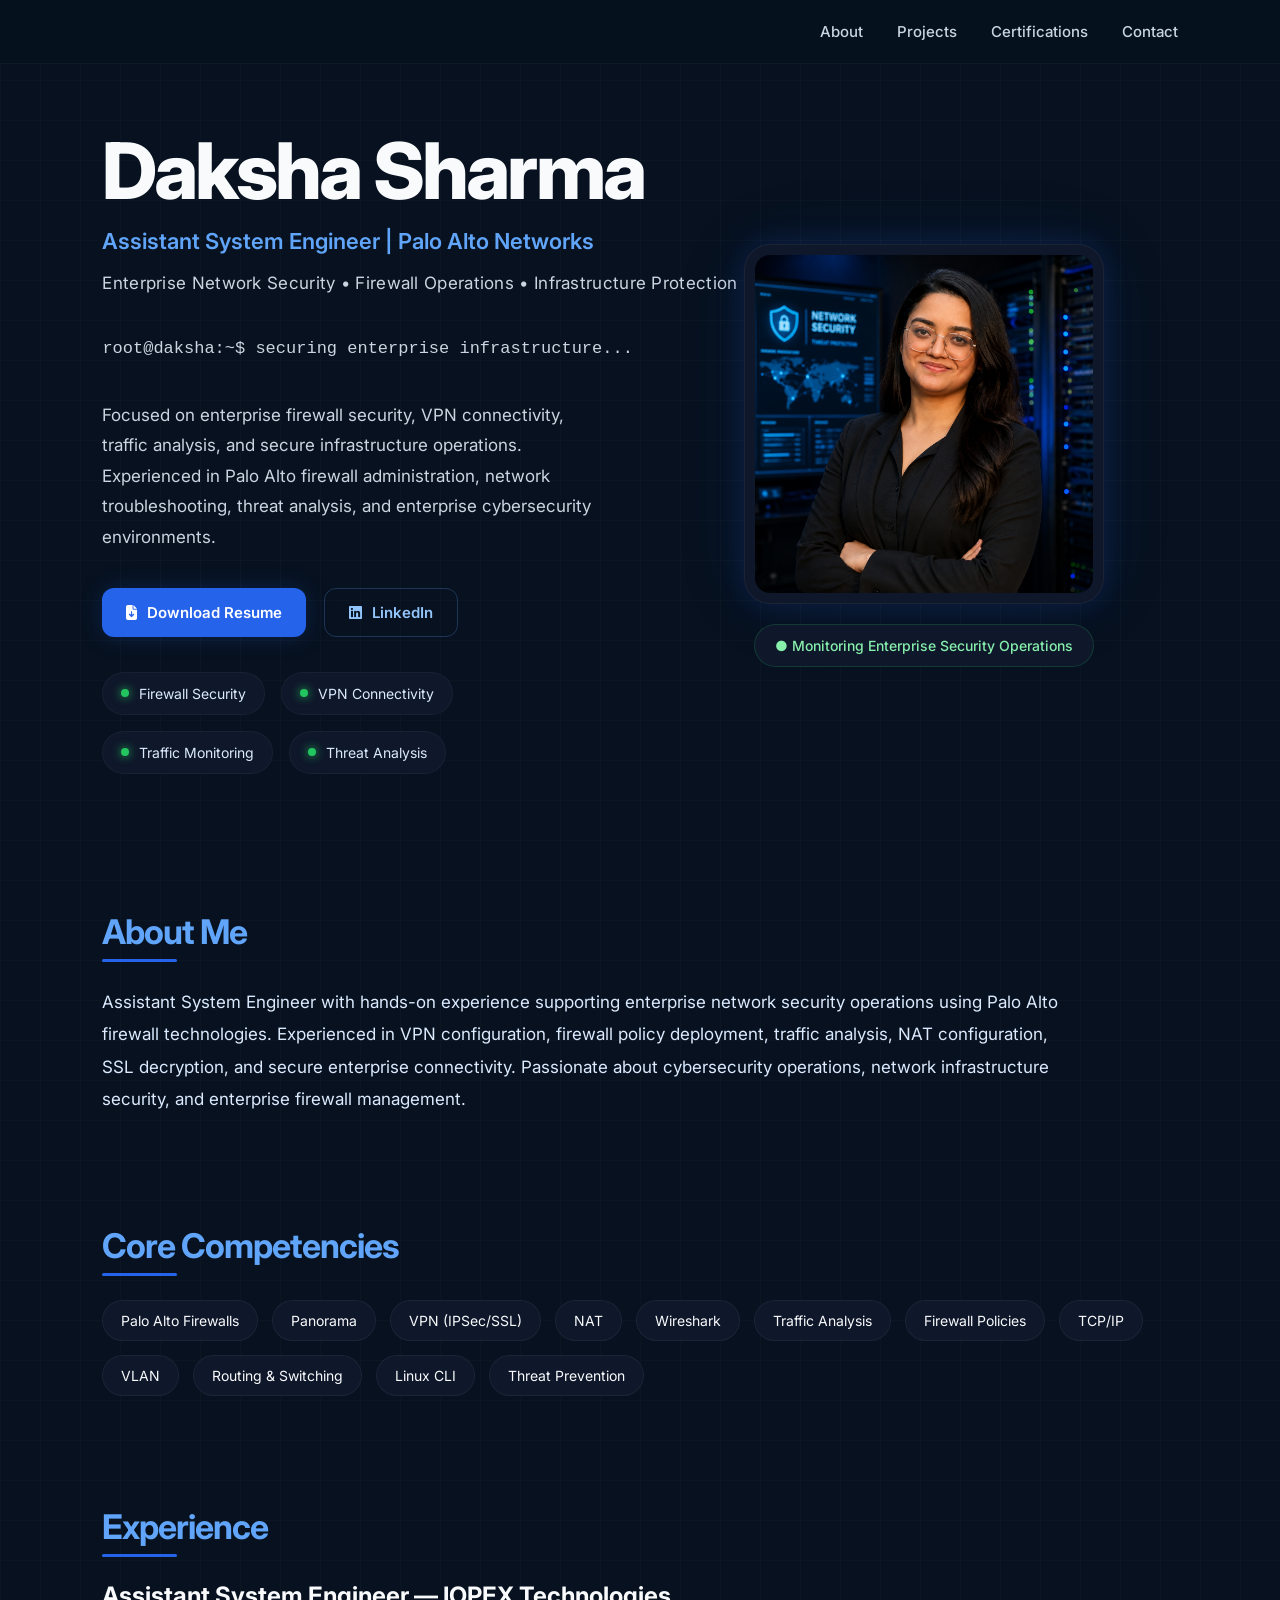
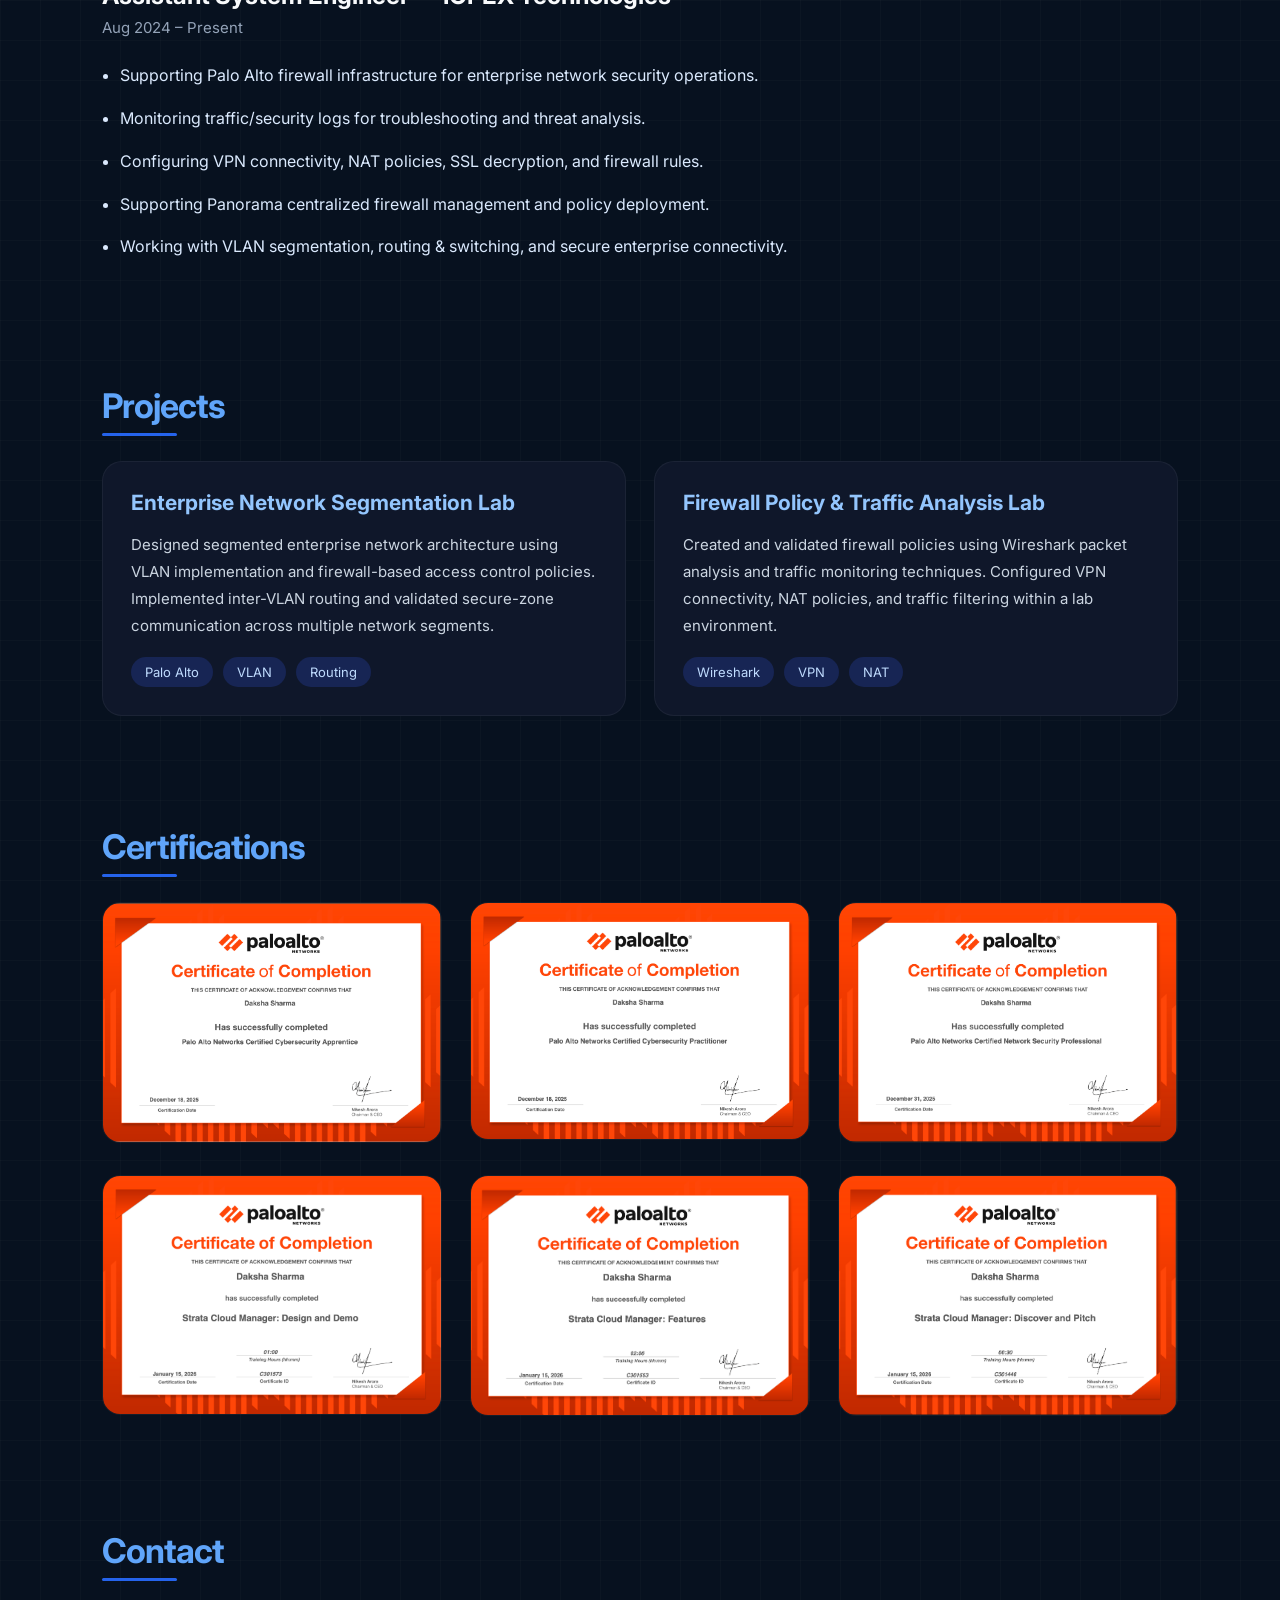
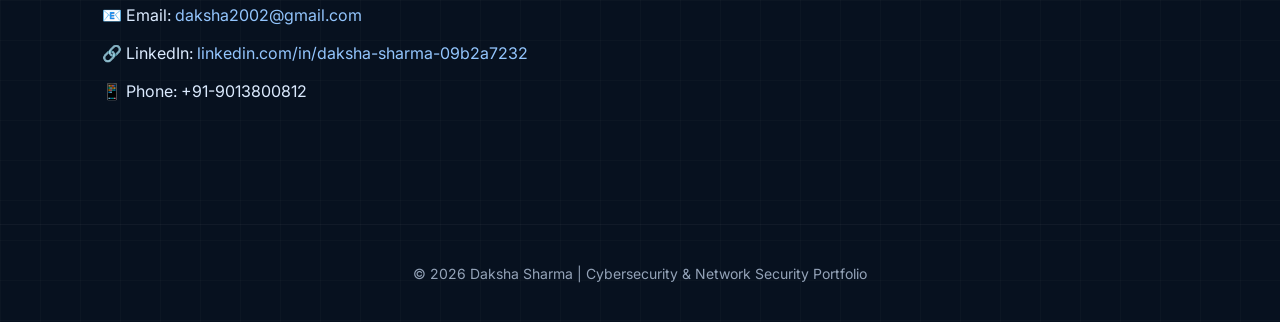
<file: index.html>
<!DOCTYPE html>
<html lang="en">

<head>

<meta charset="UTF-8">
<meta name="viewport" content="width=device-width, initial-scale=1.0">

<title>Daksha Sharma | Network Security Engineer</title>

<link href="https://fonts.googleapis.com/css2?family=Inter:wght@300;400;500;600;700;800&display=swap" rel="stylesheet">

<link rel="stylesheet"
href="https://cdnjs.cloudflare.com/ajax/libs/font-awesome/6.5.1/css/all.min.css"/>

<style>

/* RESET */

*{
margin:0;
padding:0;
box-sizing:border-box;
}

html{
scroll-behavior:smooth;
scroll-padding-top:90px;
}

/* BODY */

body{
font-family:'Inter',sans-serif;
background:#07111f;

background-image:
linear-gradient(rgba(255,255,255,0.02) 1px, transparent 1px),
linear-gradient(90deg, rgba(255,255,255,0.02) 1px, transparent 1px);

background-size:40px 40px;

color:#f8fafc;
overflow-x:hidden;
}

/* NAVBAR */

nav{
display:flex;
justify-content:flex-end;
align-items:center;
padding:22px 8%;
position:sticky;
top:0;
background:rgba(7,17,31,0.94);
backdrop-filter:blur(12px);
border-bottom:1px solid rgba(255,255,255,0.04);
z-index:1000;
}

.nav-links{
display:flex;
gap:34px;
}

.nav-links a{
text-decoration:none;
color:#cbd5e1;
font-size:15px;
font-weight:500;
transition:0.3s;
}

.nav-links a:hover{
color:#60a5fa;
}

/* HERO */

.hero{
padding:60px 8% 40px;
display:flex;
justify-content:space-between;
align-items:center;
gap:60px;
flex-wrap:wrap;
min-height:88vh;
}

.hero-left{
flex:1;
min-width:320px;
max-width:760px;
}

/* NAME */

.hero-left h1{
font-size:78px;
font-weight:800;
line-height:1;
margin-bottom:18px;
letter-spacing:-3px;
white-space:nowrap;
}

/* DESIGNATION */

.hero-left h2{
font-size:22px;
font-weight:600;
color:#60a5fa;
margin-bottom:14px;
white-space:nowrap;
}

/* ROLE */

.security-role{
color:#cbd5e1;
font-size:15px;
margin-bottom:26px;
letter-spacing:0.3px;
white-space:nowrap;
}

/* TERMINAL */

.terminal-line{
font-family:monospace;
color:#22c55e;
margin-bottom:28px;
font-size:15px;
white-space:nowrap;
}

/* DESCRIPTION */

.hero-left p{
font-size:17px;
max-width:620px;
color:#cbd5e1;
margin-bottom:35px;
line-height:1.8;
}

/* BUTTONS */

.hero-buttons{
display:flex;
gap:18px;
flex-wrap:wrap;
margin-bottom:35px;
}

.btn{
padding:14px 24px;
border-radius:12px;
text-decoration:none;
font-weight:600;
font-size:15px;
transition:0.3s;
display:flex;
align-items:center;
gap:10px;
}

.primary-btn{
background:#2563eb;
color:white;
box-shadow:0 0 25px rgba(37,99,235,0.2);
}

.primary-btn:hover{
transform:translateY(-3px);
background:#3b82f6;
}

.secondary-btn{
border:1px solid rgba(96,165,250,0.25);
color:#93c5fd;
}

.secondary-btn:hover{
background:#0f172a;
}

/* STATUS */

.network-status{
display:flex;
gap:16px;
flex-wrap:wrap;
margin-bottom:34px;
}

.network-status div{
background:#0f172a;
padding:12px 18px;
border-radius:30px;
font-size:14px;
border:1px solid rgba(255,255,255,0.04);
display:flex;
align-items:center;
gap:10px;
color:#dbeafe;
}

.status-dot{
width:8px;
height:8px;
border-radius:50%;
background:#22c55e;
box-shadow:0 0 10px #22c55e;
}

/* PROFILE */

.hero-right{
flex:1;
display:flex;
justify-content:center;
align-items:flex-start;
min-width:320px;
margin-top:-30px;
}

.profile-container{
display:flex;
flex-direction:column;
align-items:center;
}

.profile-img{
width:360px;
height:360px;
object-fit:cover;
border-radius:26px;
padding:10px;

background:#0f172a;

border:1px solid rgba(255,255,255,0.05);

box-shadow:
0 0 30px rgba(37,99,235,0.18),
0 0 80px rgba(37,99,235,0.08);
}

/* PROFILE BADGE */

.profile-badge{
margin-top:20px;
padding:12px 20px;
border-radius:30px;
font-size:14px;
font-weight:500;

background:#0f172a;
border:1px solid rgba(34,197,94,0.2);

color:#86efac;
}

/* SECTION */

.section{
padding:55px 8%;
scroll-margin-top:90px;
}

.section-title{
font-size:34px;
font-weight:700;
margin-bottom:34px;
color:#60a5fa;
position:relative;
letter-spacing:-1px;
}

.section-title::after{
content:'';
position:absolute;
left:0;
bottom:-10px;
width:75px;
height:3px;
background:#2563eb;
border-radius:20px;
}

/* ABOUT */

.about-text{
max-width:980px;
font-size:17px;
line-height:1.9;
color:#dbeafe;
}

/* SKILLS */

.skills{
display:flex;
flex-wrap:wrap;
gap:14px;
margin-top:30px;
}

.skill{
padding:11px 18px;
border-radius:30px;
background:#0f172a;
border:1px solid rgba(255,255,255,0.05);
font-size:14px;
transition:0.3s;
}

.skill:hover{
transform:translateY(-2px);
border-color:#2563eb;
}

/* EXPERIENCE */

.experience h3{
font-size:24px;
margin-bottom:8px;
}

.date{
color:#94a3b8;
font-size:15px;
margin-bottom:24px;
}

.experience ul{
padding-left:18px;
}

.experience li{
margin-bottom:14px;
line-height:1.8;
color:#dbeafe;
}

/* PROJECTS */

.projects-grid{
display:grid;
grid-template-columns:repeat(auto-fit,minmax(330px,1fr));
gap:28px;
margin-top:35px;
}

.project{
background:#0f172a;
padding:28px;
border-radius:20px;
border:1px solid rgba(255,255,255,0.05);
transition:0.3s;
}

.project:hover{
transform:translateY(-5px);
border-color:#2563eb;
}

.project h3{
font-size:21px;
margin-bottom:16px;
color:#93c5fd;
}

.project p{
font-size:15px;
line-height:1.8;
color:#cbd5e1;
}

.tools{
display:flex;
gap:10px;
flex-wrap:wrap;
margin-top:18px;
}

.tools span{
background:#172554;
padding:7px 14px;
border-radius:20px;
font-size:13px;
color:#bfdbfe;
}

/* CERTIFICATIONS */

.certifications{
display:grid;
grid-template-columns:repeat(auto-fit,minmax(300px,1fr));
gap:28px;
margin-top:35px;
}

.certifications a{
display:block;
}

.certifications img{
width:100%;
border-radius:18px;
border:1px solid rgba(255,255,255,0.05);
transition:0.3s;
}

.certifications img:hover{
transform:scale(1.03);
box-shadow:0 0 30px rgba(37,99,235,0.18);
}

/* CONTACT */

.contact p{
margin-bottom:18px;
font-size:16px;
color:#dbeafe;
}

.contact a{
color:#93c5fd;
text-decoration:none;
}

.contact a:hover{
text-decoration:underline;
}

/* FOOTER */

footer{
padding:40px;
text-align:center;
font-size:14px;
color:#94a3b8;
border-top:1px solid rgba(255,255,255,0.04);
margin-top:50px;
}

/* MOBILE */

@media(max-width:768px){

nav{
justify-content:center;
overflow-x:auto;
}

.nav-links{
gap:22px;
}

.hero{
padding-top:40px;
gap:50px;
}

.hero-left h1{
font-size:58px;
white-space:normal;
}

.hero-left h2{
font-size:20px;
white-space:normal;
}

.security-role{
white-space:normal;
font-size:14px;
}

.terminal-line{
white-space:normal;
font-size:14px;
}

.hero-left p{
font-size:16px;
}

.hero-right{
margin-top:0;
}

.profile-img{
width:260px;
height:260px;
}

.section{
padding:45px 6%;
}

.section-title{
font-size:28px;
}

}

</style>

</head>

<body>

<!-- NAVBAR -->

<nav>

<div class="nav-links">
<a href="#about">About</a>
<a href="#projects">Projects</a>
<a href="#certifications">Certifications</a>
<a href="#contact">Contact</a>
</div>

</nav>

<!-- HERO -->

<section class="hero">

<div class="hero-left">

<h1>
Daksha Sharma
</h1>

<h2>
Assistant System Engineer | Palo Alto Networks
</h2>

<p class="security-role">
Enterprise Network Security • Firewall Operations • Infrastructure Protection
</p>

<p class="terminal-line">
root@daksha:~$ securing enterprise infrastructure...
</p>

<p>

Focused on enterprise firewall security, VPN connectivity,
traffic analysis, and secure infrastructure operations.

Experienced in Palo Alto firewall administration,
network troubleshooting, threat analysis,
and enterprise cybersecurity environments.

</p>

<div class="hero-buttons">

<a href="daksha_Sharma_resume.pdf"
class="btn primary-btn"
target="_blank">

<i class="fa-solid fa-file-arrow-down"></i>
Download Resume

</a>

<a href="https://www.linkedin.com/in/daksha-sharma-09b2a7232/"
class="btn secondary-btn"
target="_blank">

<i class="fa-brands fa-linkedin"></i>
LinkedIn

</a>

</div>

<div class="network-status">

<div>
<span class="status-dot"></span>
Firewall Security
</div>

<div>
<span class="status-dot"></span>
VPN Connectivity
</div>

<div>
<span class="status-dot"></span>
Traffic Monitoring
</div>

<div>
<span class="status-dot"></span>
Threat Analysis
</div>

</div>

</div>

<div class="hero-right">

<div class="profile-container">

<img src="profile.jpg" class="profile-img">

<div class="profile-badge">
● Monitoring Enterprise Security Operations
</div>

</div>

</div>

</section>

<!-- ABOUT -->

<section class="section" id="about">

<h2 class="section-title">
About Me
</h2>

<p class="about-text">

Assistant System Engineer with hands-on experience supporting enterprise network security operations using Palo Alto firewall technologies.

Experienced in VPN configuration, firewall policy deployment, traffic analysis, NAT configuration, SSL decryption, and secure enterprise connectivity.

Passionate about cybersecurity operations, network infrastructure security, and enterprise firewall management.

</p>

</section>

<!-- SKILLS -->

<section class="section">

<h2 class="section-title">
Core Competencies
</h2>

<div class="skills">

<div class="skill">Palo Alto Firewalls</div>
<div class="skill">Panorama</div>
<div class="skill">VPN (IPSec/SSL)</div>
<div class="skill">NAT</div>
<div class="skill">Wireshark</div>
<div class="skill">Traffic Analysis</div>
<div class="skill">Firewall Policies</div>
<div class="skill">TCP/IP</div>
<div class="skill">VLAN</div>
<div class="skill">Routing & Switching</div>
<div class="skill">Linux CLI</div>
<div class="skill">Threat Prevention</div>

</div>

</section>

<!-- EXPERIENCE -->

<section class="section">

<h2 class="section-title">
Experience
</h2>

<div class="experience">

<h3>
Assistant System Engineer — IOPEX Technologies
</h3>

<p class="date">
Aug 2024 – Present
</p>

<ul>

<li>
Supporting Palo Alto firewall infrastructure for enterprise network security operations.
</li>

<li>
Monitoring traffic/security logs for troubleshooting and threat analysis.
</li>

<li>
Configuring VPN connectivity, NAT policies, SSL decryption, and firewall rules.
</li>

<li>
Supporting Panorama centralized firewall management and policy deployment.
</li>

<li>
Working with VLAN segmentation, routing & switching, and secure enterprise connectivity.
</li>

</ul>

</div>

</section>

<!-- PROJECTS -->

<section class="section" id="projects">

<h2 class="section-title">
Projects
</h2>

<div class="projects-grid">

<div class="project">

<h3>
Enterprise Network Segmentation Lab
</h3>

<p>

Designed segmented enterprise network architecture using VLAN implementation and firewall-based access control policies.

Implemented inter-VLAN routing and validated secure-zone communication across multiple network segments.

</p>

<div class="tools">

<span>Palo Alto</span>
<span>VLAN</span>
<span>Routing</span>

</div>

</div>

<div class="project">

<h3>
Firewall Policy & Traffic Analysis Lab
</h3>

<p>

Created and validated firewall policies using Wireshark packet analysis and traffic monitoring techniques.

Configured VPN connectivity, NAT policies, and traffic filtering within a lab environment.

</p>

<div class="tools">

<span>Wireshark</span>
<span>VPN</span>
<span>NAT</span>

</div>

</div>

</div>

</section>

<!-- CERTIFICATIONS -->

<section class="section" id="certifications">

<h2 class="section-title">
Certifications
</h2>

<div class="certifications">

<a href="cert1.jpg" target="_blank">
<img src="cert1.jpg">
</a>

<a href="cert2.jpg" target="_blank">
<img src="cert2.jpg">
</a>

<a href="cert3.jpg" target="_blank">
<img src="cert3.jpg">
</a>

<a href="cert4.jpg" target="_blank">
<img src="cert4.jpg">
</a>

<a href="cert5.jpg" target="_blank">
<img src="cert5.jpg">
</a>

<a href="cert6.jpg" target="_blank">
<img src="cert6.jpg">
</a>

</div>

</section>

<!-- CONTACT -->

<section class="section" id="contact">

<h2 class="section-title">
Contact
</h2>

<div class="contact">

<p>
📧 Email:
<a href="mailto:daksha2002@gmail.com">
daksha2002@gmail.com
</a>
</p>

<p>
🔗 LinkedIn:
<a href="https://linkedin.com/in/daksha-sharma-09b2a7232"
target="_blank">
linkedin.com/in/daksha-sharma-09b2a7232
</a>
</p>

<p>
📱 Phone: +91-9013800812
</p>

</div>

</section>

<footer>

© 2026 Daksha Sharma | Cybersecurity & Network Security Portfolio

</footer>

</body>

</html>
</file>
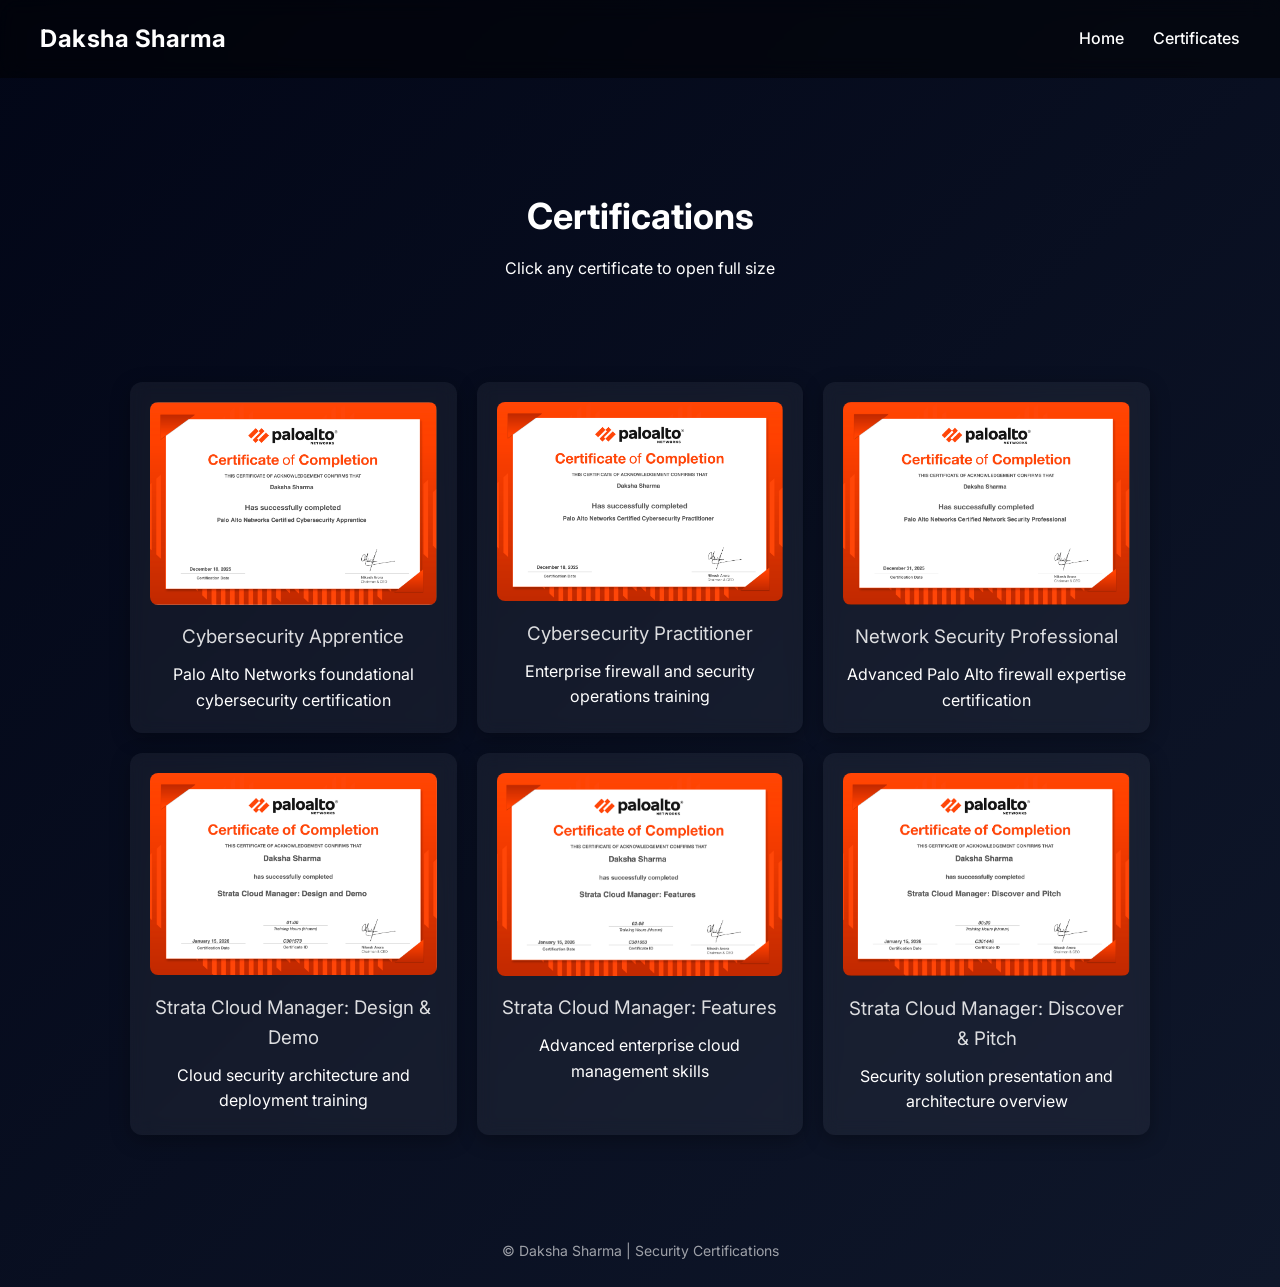
<file: certificates.html>
<!DOCTYPE html>
<html>
<head>
<title>Certifications | Daksha Sharma</title>

<link rel="stylesheet" href="style.css">
<link href="https://fonts.googleapis.com/css2?family=Inter:wght@300;400;600;700&display=swap" rel="stylesheet">

</head>

<body>

<nav>
<h2>Daksha Sharma</h2>
<div>
<a href="index.html">Home</a>
<a href="certificates.html">Certificates</a>
</div>
</nav>

<section class="hero">
<h1>Certifications</h1>
<p>Click any certificate to open full size</p>
</section>

<section class="cert-grid">

<a href="cert1.jpg" target="_blank" class="cert-card">
<img src="cert1.jpg">
<h3>Cybersecurity Apprentice</h3>
<p>Palo Alto Networks foundational cybersecurity certification</p>
</a>

<a href="cert2.jpg" target="_blank" class="cert-card">
<img src="cert2.jpg">
<h3>Cybersecurity Practitioner</h3>
<p>Enterprise firewall and security operations training</p>
</a>

<a href="cert3.jpg" target="_blank" class="cert-card">
<img src="cert3.jpg">
<h3>Network Security Professional</h3>
<p>Advanced Palo Alto firewall expertise certification</p>
</a>

<a href="cert4.jpg" target="_blank" class="cert-card">
<img src="cert4.jpg">
<h3>Strata Cloud Manager: Design & Demo</h3>
<p>Cloud security architecture and deployment training</p>
</a>

<a href="cert5.jpg" target="_blank" class="cert-card">
<img src="cert5.jpg">
<h3>Strata Cloud Manager: Features</h3>
<p>Advanced enterprise cloud management skills</p>
</a>

<a href="cert6.jpg" target="_blank" class="cert-card">
<img src="cert6.jpg">
<h3>Strata Cloud Manager: Discover & Pitch</h3>
<p>Security solution presentation and architecture overview</p>
</a>

</section>

<footer>
© Daksha Sharma | Security Certifications
</footer>

</body>
</html>
</file>
<file: style.css>
/* Global Reset */

* {
margin: 0;
padding: 0;
box-sizing: border-box;
}

/* Body */

body {
font-family: 'Inter', sans-serif;
background: linear-gradient(135deg, #020617, #0f172a);
color: white;
line-height: 1.6;
}

/* Navigation */

nav {
display: flex;
justify-content: space-between;
align-items: center;
padding: 20px 40px;
background: rgba(0,0,0,0.5);
backdrop-filter: blur(10px);
position: sticky;
top: 0;
z-index: 100;
}

nav h2 {
font-weight: 700;
letter-spacing: 0.5px;
}

nav a {
color: white;
margin-left: 25px;
text-decoration: none;
font-weight: 500;
transition: 0.3s;
}

nav a:hover {
color: #38bdf8;
}

/* Hero Section */

.hero {
text-align: center;
padding: 100px 20px 60px;
}

.profile {
width: 180px;
border-radius: 50%;
border: 3px solid #38bdf8;
margin-bottom: 20px;
box-shadow: 0 0 25px rgba(56,189,248,0.4);
}

h1 {
font-size: 36px;
font-weight: 700;
margin: 10px 0;
}

h3 {
font-weight: 400;
opacity: 0.85;
margin-bottom: 10px;
}

.tagline {
color: #38bdf8;
font-size: 18px;
margin-top: 10px;
}

/* Glass Sections */

.glass {
background: rgba(255,255,255,0.05);
padding: 40px;
margin: 30px auto;
max-width: 900px;
border-radius: 12px;
backdrop-filter: blur(10px);
box-shadow: 0 8px 30px rgba(0,0,0,0.3);
}

.glass h2 {
margin-bottom: 15px;
font-weight: 600;
}

/* Links */

a {
color: #38bdf8;
text-decoration: none;
}

a:hover {
text-decoration: underline;
}

/* Buttons */

.btn {
display: inline-block;
margin-top: 15px;
padding: 10px 22px;
background: #38bdf8;
color: black;
border-radius: 6px;
font-weight: 600;
transition: 0.3s;
}

.btn:hover {
background: #0ea5e9;
}

/* Certificates Grid */

.cert-grid {
display: grid;
grid-template-columns: repeat(auto-fit, minmax(260px, 1fr));
gap: 20px;
padding: 40px;
max-width: 1100px;
margin: auto;
}

.cert-card {
background: rgba(255,255,255,0.05);
padding: 20px;
border-radius: 12px;
text-align: center;
color: white;
transition: 0.3s;
backdrop-filter: blur(8px);
box-shadow: 0 5px 20px rgba(0,0,0,0.3);
}

.cert-card:hover {
transform: scale(1.05);
background: rgba(255,255,255,0.1);
}

.cert-card img {
width: 100%;
border-radius: 8px;
margin-bottom: 10px;
}

/* Footer */

footer {
text-align: center;
padding: 25px;
margin-top: 40px;
opacity: 0.6;
font-size: 14px;
}

/* Responsive */

@media (max-width: 768px) {

.hero {
padding: 70px 15px;
}

.profile {
width: 140px;
}

h1 {
font-size: 28px;
}

.glass {
padding: 25px;
margin: 20px;
}

nav {
padding: 15px 20px;
}

nav a {
margin-left: 12px;
font-size: 14px;
}

}
</file>
